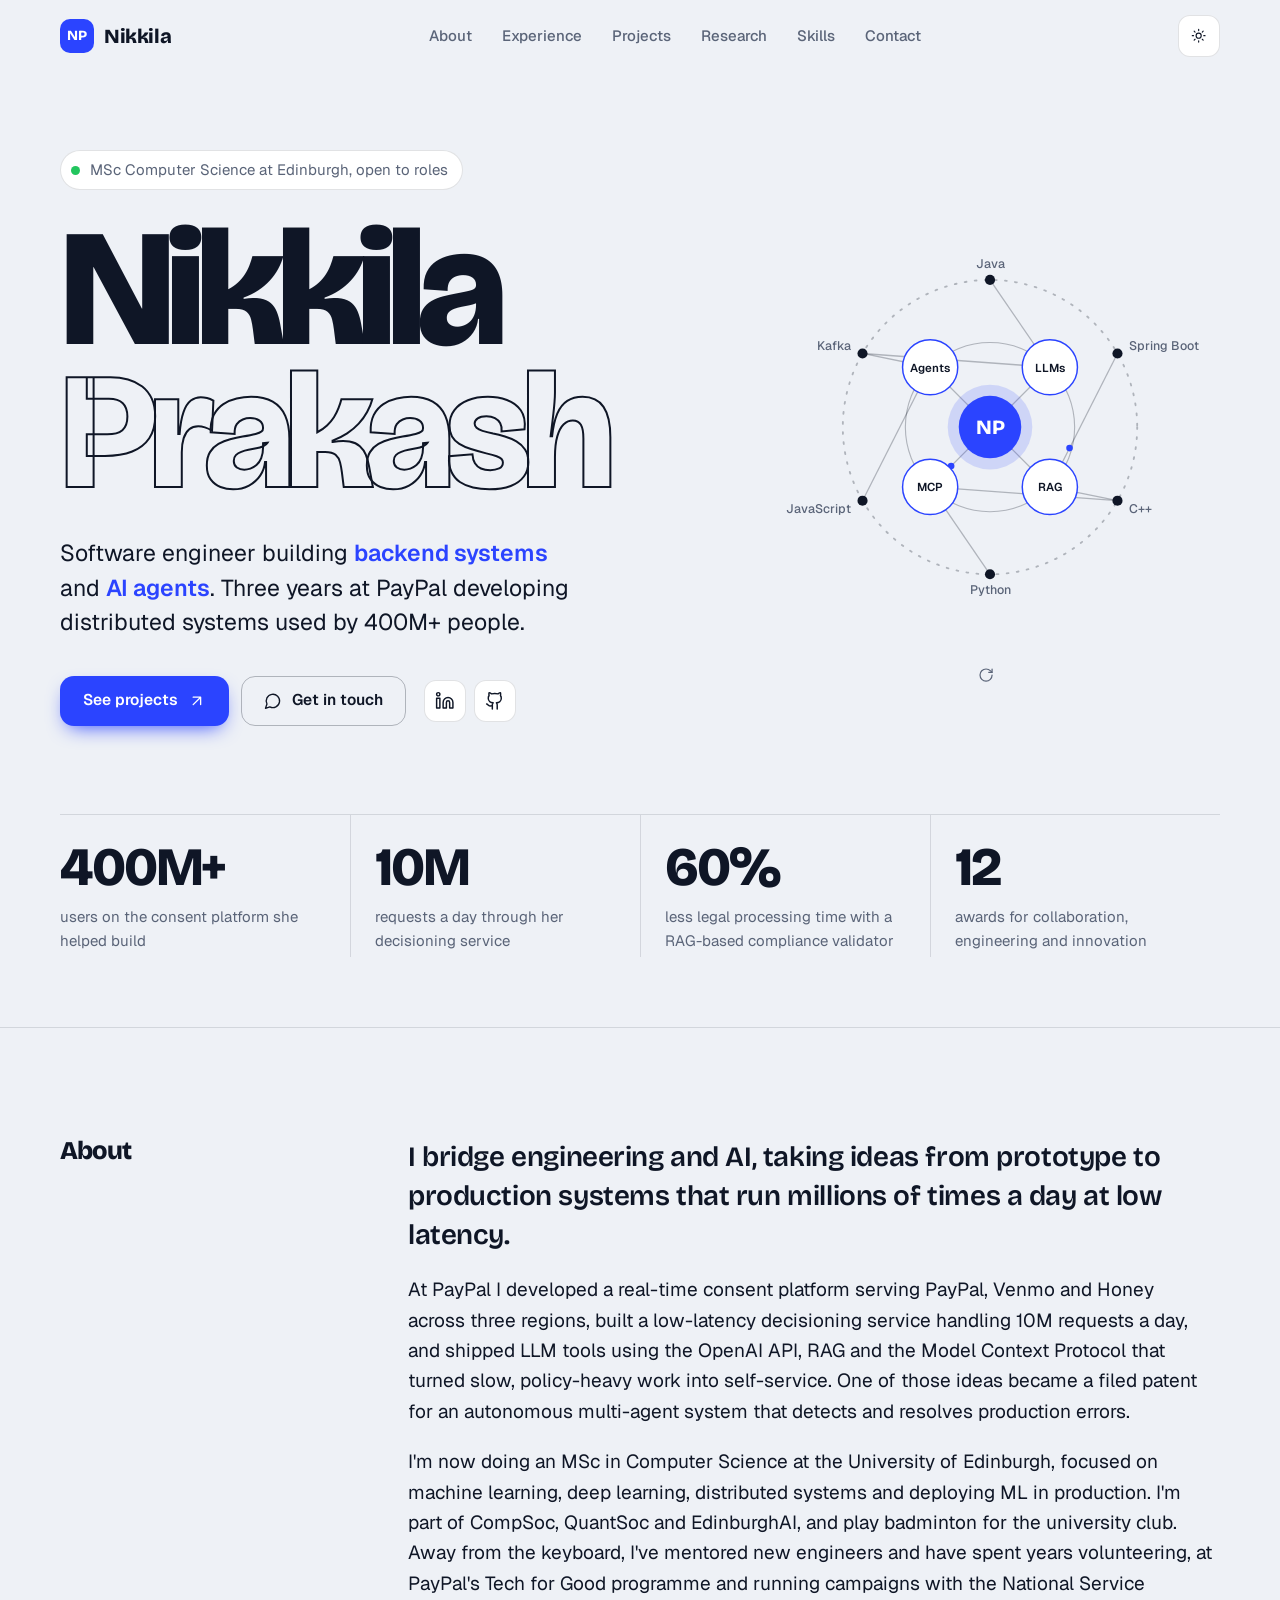
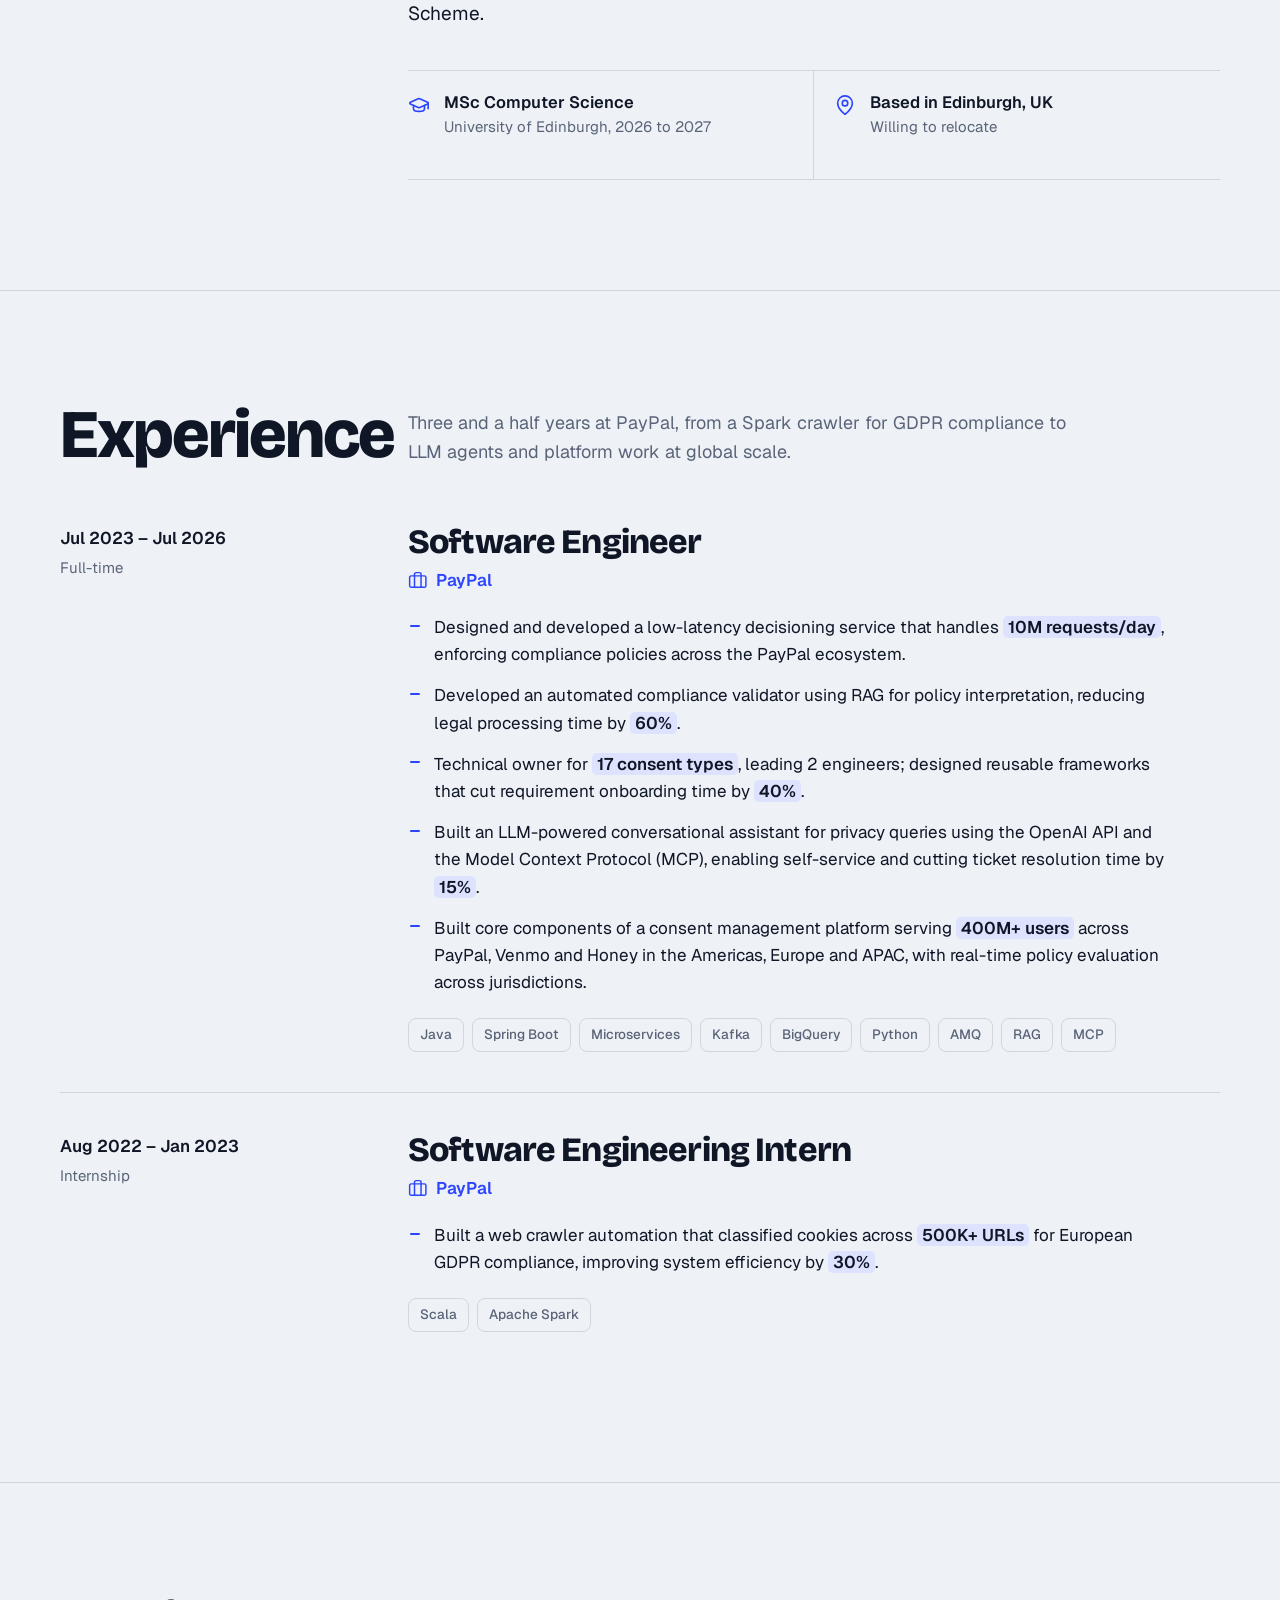
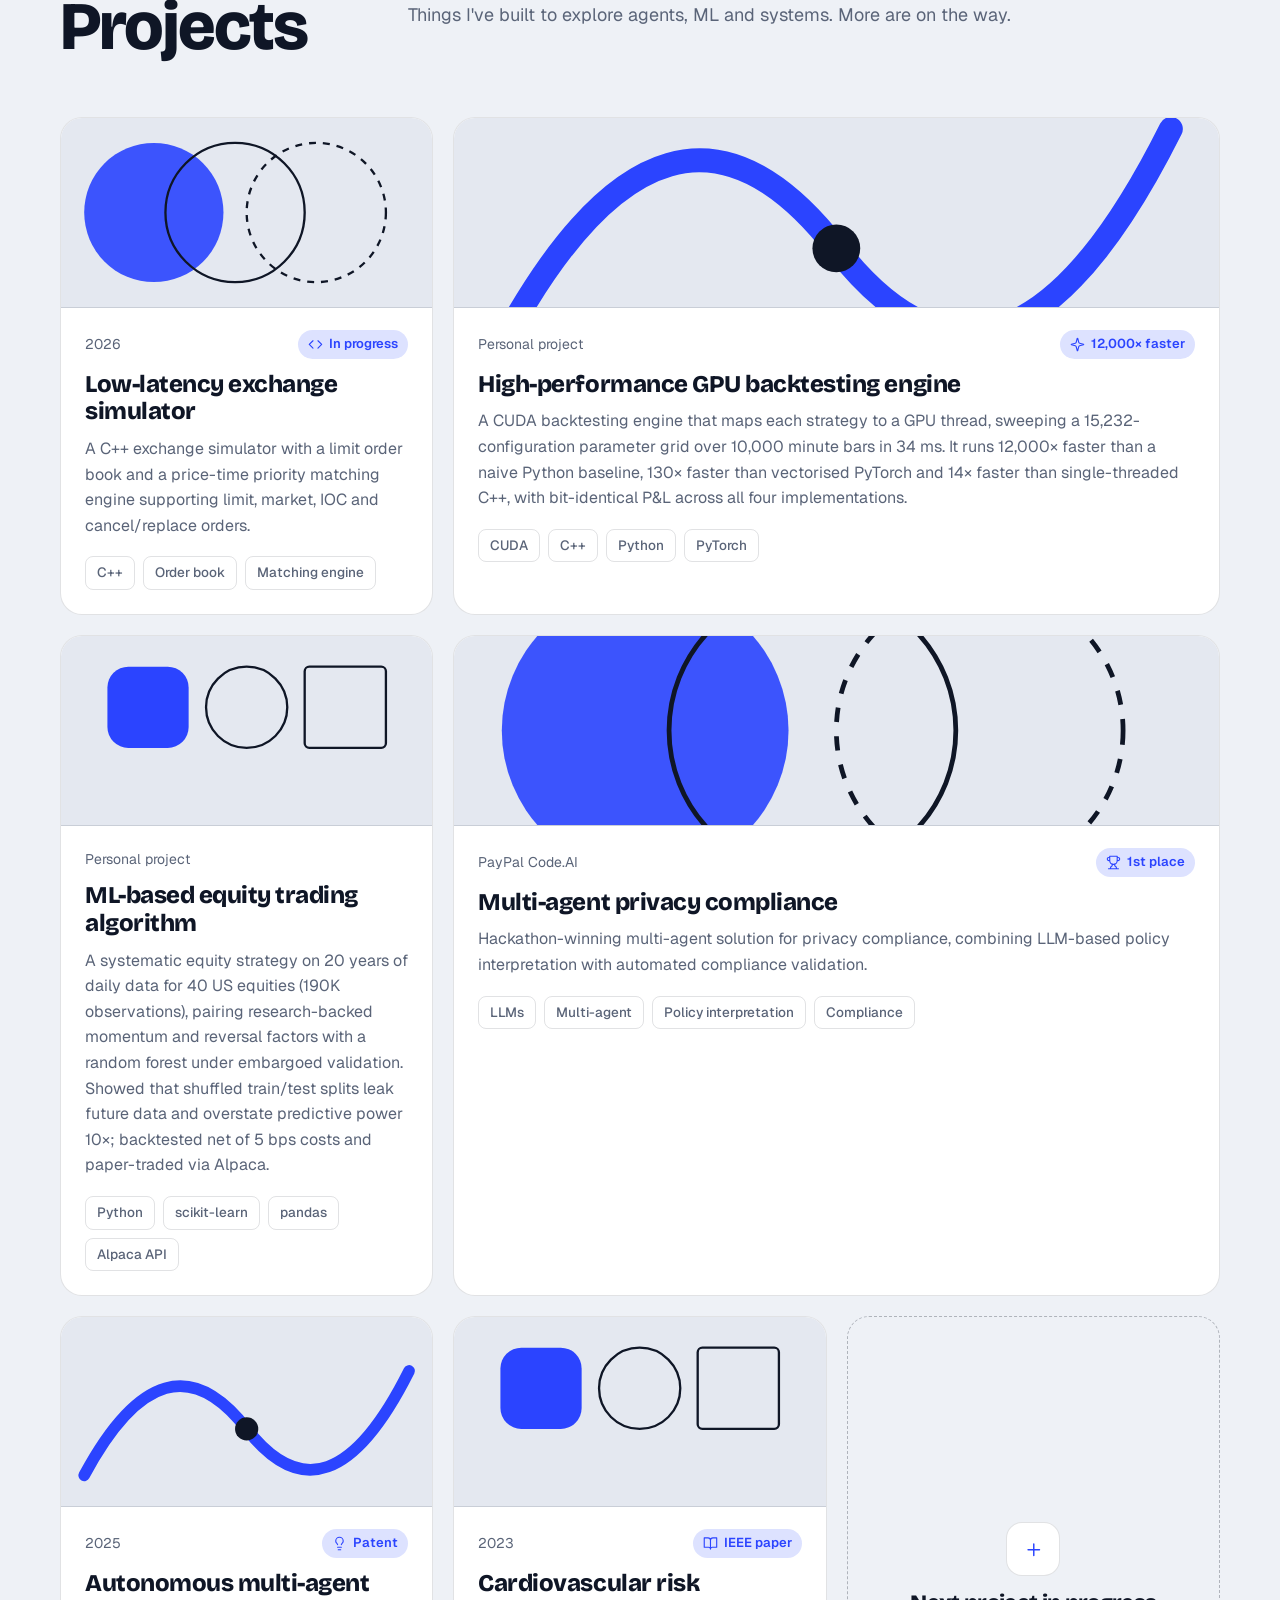
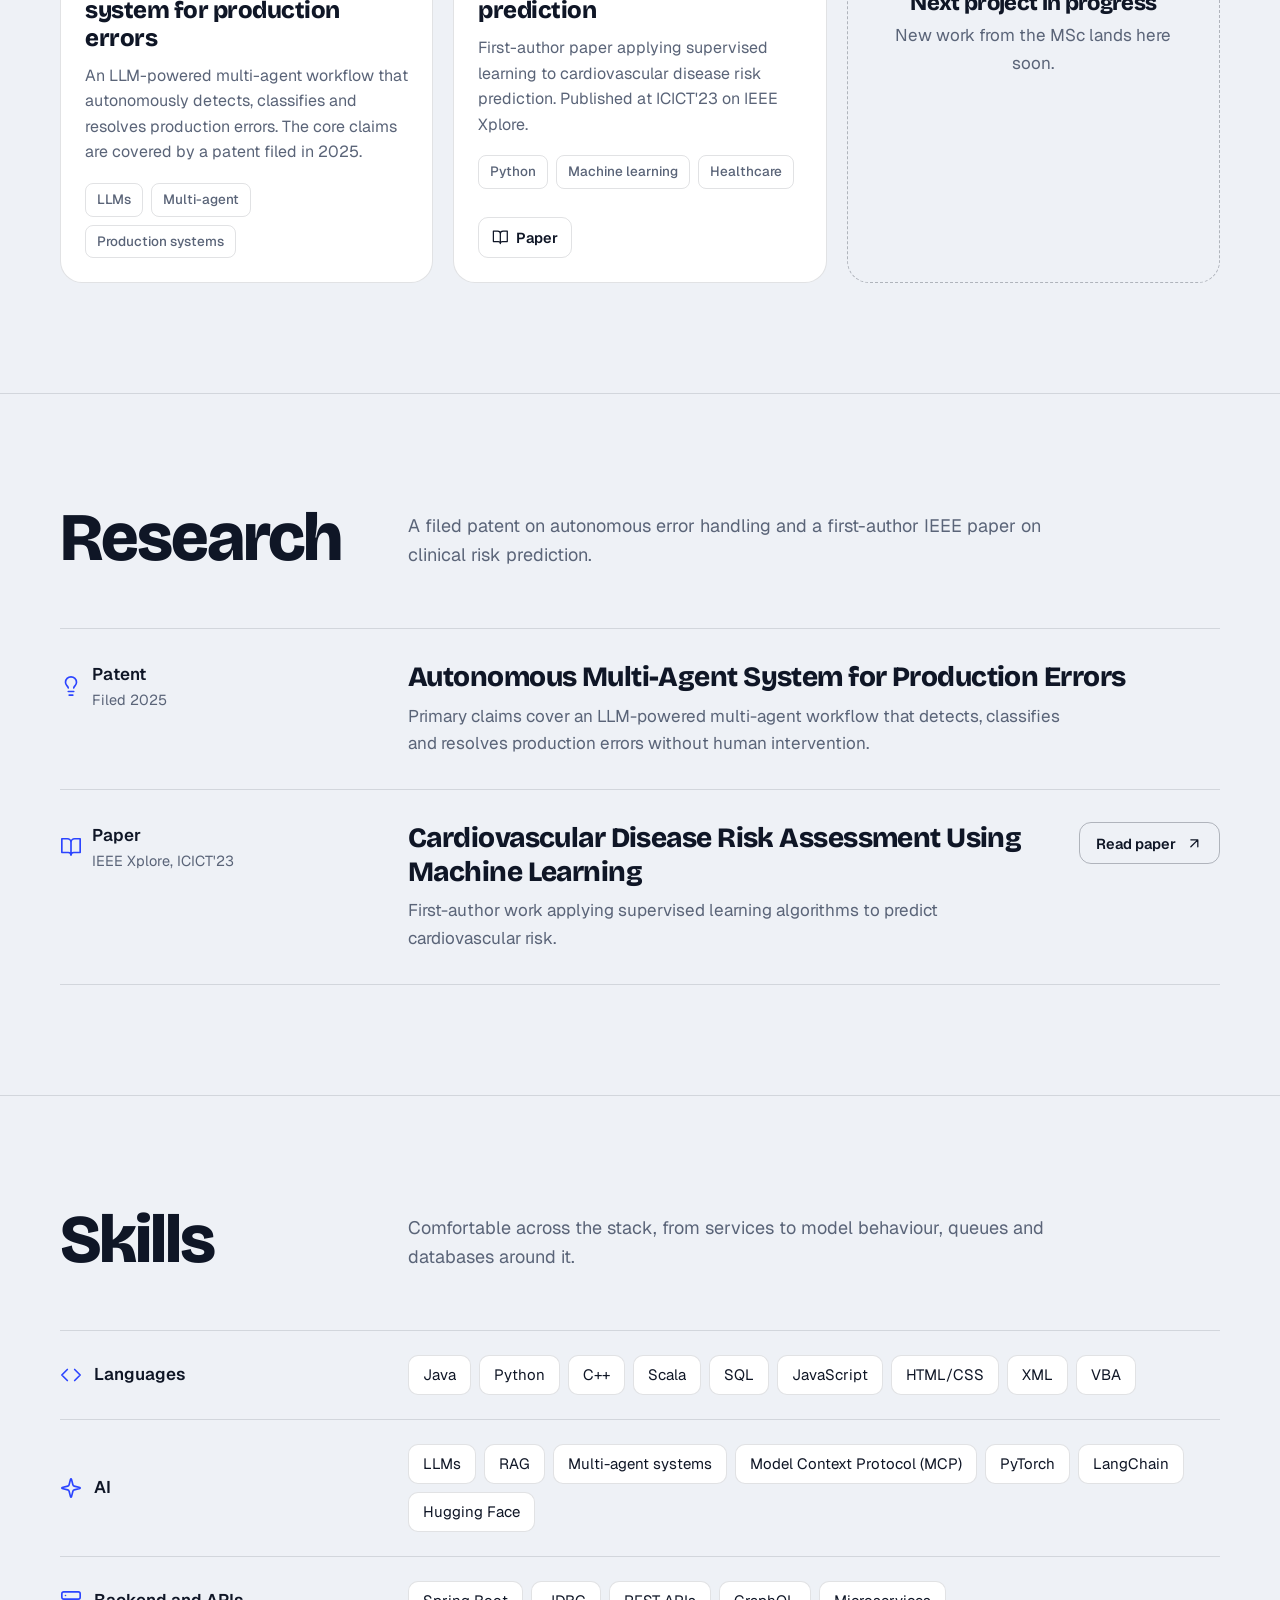
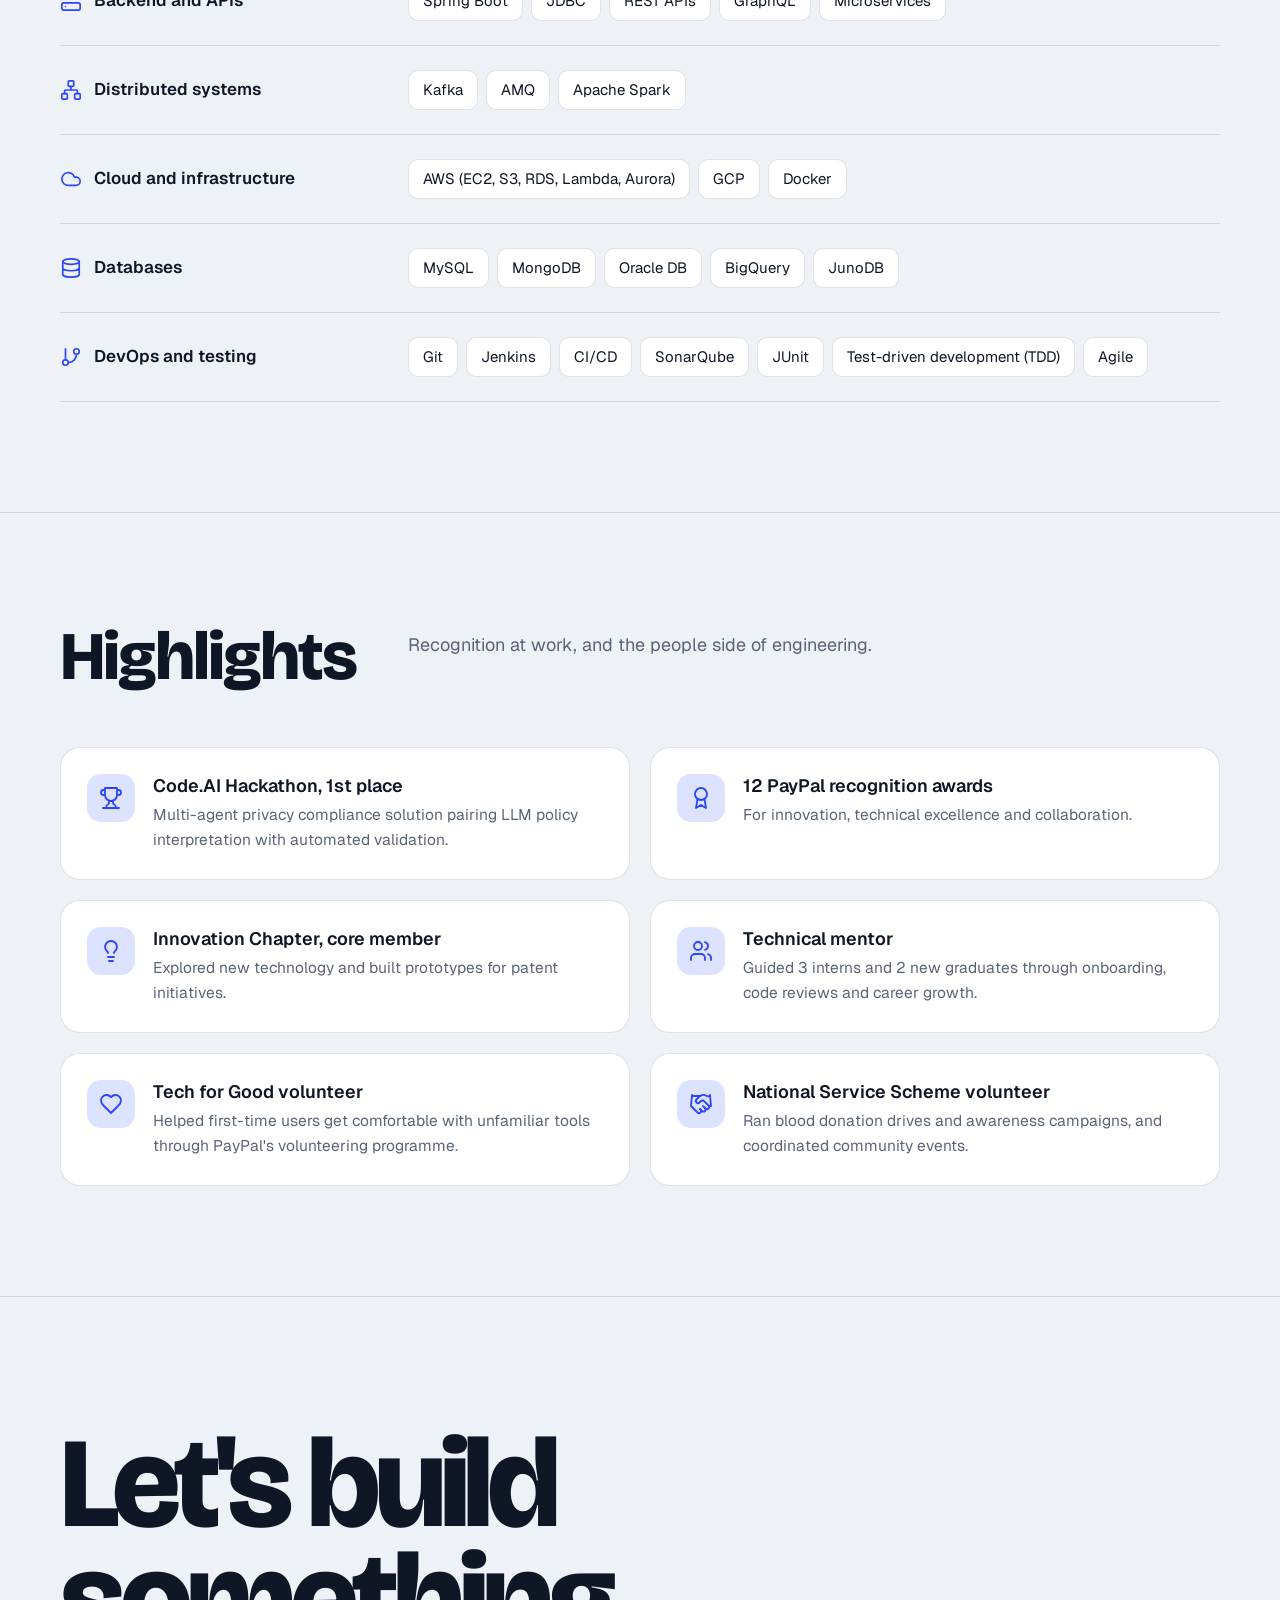
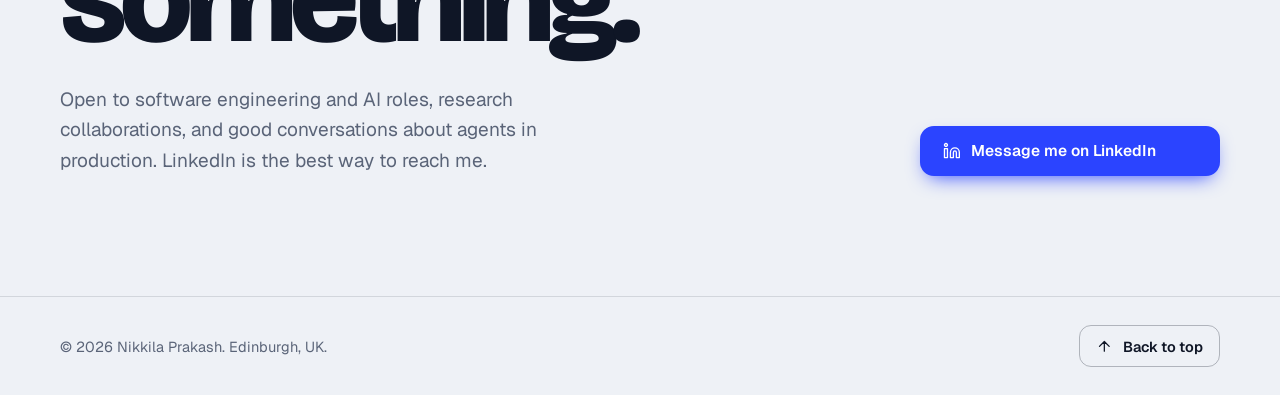
<file: index.html>
<!doctype html>
<html lang="en">
<head>
<meta charset="utf-8">
<meta name="viewport" content="width=device-width, initial-scale=1">
<title>Nikkila Prakash | Software Engineer</title>
<meta name="description" content="Nikkila Prakash, software engineer building backend and AI systems. Three years at PayPal, now an MSc Computer Science student at the University of Edinburgh.">
<meta name="theme-color" content="#EEF1F6">
<link rel="icon" href="data:image/svg+xml,<svg xmlns='http://www.w3.org/2000/svg' viewBox='0 0 64 64'><rect width='64' height='64' rx='16' fill='%232B44FF'/><text x='50%' y='54%' dominant-baseline='middle' text-anchor='middle' font-family='Arial' font-weight='700' font-size='28' fill='white'>NP</text></svg>">
<link rel="preconnect" href="https://fonts.googleapis.com">
<link rel="preconnect" href="https://fonts.gstatic.com" crossorigin>
<link href="https://fonts.googleapis.com/css2?family=Bricolage+Grotesque:opsz,wght@12..96,400;12..96,600;12..96,800&family=Geist:wght@400;500;600&display=swap" rel="stylesheet">
<script>
  // Set theme before paint to avoid a flash
  (function () {
    var saved = null;
    try { saved = localStorage.getItem('theme'); } catch (e) {}
    var dark = saved ? saved === 'dark' : window.matchMedia('(prefers-color-scheme: dark)').matches;
    document.documentElement.setAttribute('data-theme', dark ? 'dark' : 'light');
  })();
</script>
<style>
  :root, [data-theme="light"] {
    --bg: #EEF1F6;
    --surface: #FFFFFF;
    --surface-2: #E4E8F0;
    --ink: #0F1626;
    --muted: #5A6478;
    --line: rgba(15, 22, 38, .12);
    --line-strong: rgba(15, 22, 38, .28);
    --accent: #2B44FF;
    --accent-ink: #FFFFFF;
    --accent-soft: #DDE2FF;
    --knob: #FFB020;
    --shadow: 0 1px 2px rgba(15,22,38,.06), 0 12px 32px -12px rgba(15,22,38,.18);
    --nav-bg: rgba(238, 241, 246, .78);
  }
  [data-theme="dark"] {
    --bg: #0B1020;
    --surface: #121933;
    --surface-2: #19213F;
    --ink: #E7EBF5;
    --muted: #98A1B8;
    --line: rgba(231, 235, 245, .11);
    --line-strong: rgba(231, 235, 245, .3);
    --accent: #8C9DFF;
    --accent-ink: #0B1020;
    --accent-soft: rgba(140, 157, 255, .15);
    --knob: #E7EBF5;
    --shadow: 0 1px 2px rgba(0,0,0,.3), 0 16px 40px -16px rgba(0,0,0,.6);
    --nav-bg: rgba(11, 16, 32, .75);
  }

  * { box-sizing: border-box; margin: 0; padding: 0; }
  html { scroll-behavior: smooth; scroll-padding-top: 88px; }
  body {
    font-family: 'Geist', system-ui, -apple-system, sans-serif;
    font-size: 17px;
    line-height: 1.6;
    background: var(--bg);
    color: var(--ink);
    -webkit-font-smoothing: antialiased;
    transition: background-color .4s ease, color .4s ease;
    overflow-x: hidden;
  }
  a { color: inherit; text-decoration: none; }
  img { max-width: 100%; display: block; }
  .wrap { width: min(1160px, 100% - 40px); margin-inline: auto; }
  .icon { width: 1.15em; height: 1.15em; flex: none; stroke: currentColor; fill: none; stroke-width: 1.8; stroke-linecap: round; stroke-linejoin: round; }
  :focus-visible { outline: 2px solid var(--accent); outline-offset: 3px; border-radius: 6px; }
  .skip { position: absolute; left: -999px; top: 8px; background: var(--accent); color: var(--accent-ink); padding: 8px 14px; border-radius: 8px; z-index: 100; }
  .skip:focus { left: 12px; }

  h1, h2, h3 { font-family: 'Bricolage Grotesque', sans-serif; font-weight: 800; letter-spacing: -0.03em; line-height: 1; }

  /* ---------- Scroll progress ---------- */
  .progress { position: fixed; top: 0; left: 0; height: 3px; width: 100%; background: var(--accent); transform-origin: 0 50%; transform: scaleX(0); z-index: 60; }

  /* ---------- Nav ---------- */
  .nav { position: fixed; inset: 0 0 auto 0; z-index: 50; transition: background-color .3s, border-color .3s; border-bottom: 1px solid transparent; }
  .nav.scrolled { background: var(--nav-bg); backdrop-filter: blur(14px) saturate(150%); -webkit-backdrop-filter: blur(14px) saturate(150%); border-bottom-color: var(--line); }
  .nav-inner { display: flex; align-items: center; justify-content: space-between; height: 72px; gap: 16px; }
  .brand { font-family: 'Bricolage Grotesque', sans-serif; font-weight: 800; font-size: 20px; letter-spacing: -0.02em; display: inline-flex; align-items: center; gap: 10px; }
  .brand-mark { width: 34px; height: 34px; border-radius: 10px; background: var(--accent); color: var(--accent-ink); display: grid; place-items: center; font-size: 14px; transition: transform .35s cubic-bezier(.3,1.6,.5,1); }
  .brand:hover .brand-mark { transform: rotate(-8deg) scale(1.06); }
  .nav-links { display: flex; gap: 2px; list-style: none; position: relative; }
  .nav-links a { display: block; padding: 8px 14px; border-radius: 999px; font-size: 15px; color: var(--muted); font-weight: 500; transition: color .2s, background-color .2s; }
  .nav-links a:hover { color: var(--ink); background: var(--surface-2); }
  .nav-links a.active { color: var(--accent); }
  .nav-actions { display: flex; align-items: center; gap: 8px; }
  .icon-btn { width: 42px; height: 42px; border-radius: 12px; display: grid; place-items: center; border: 1px solid var(--line); background: var(--surface); color: var(--ink); cursor: pointer; transition: transform .2s, border-color .2s, background-color .2s, color .2s; }
  .icon-btn:hover { border-color: var(--accent); color: var(--accent); transform: translateY(-2px); }
  .theme-btn .icon { transition: transform .5s cubic-bezier(.3,1.4,.5,1); }
  .theme-btn:hover .icon { transform: rotate(40deg); }
  [data-theme="dark"] .i-sun, [data-theme="light"] .i-moon { display: none; }
  .menu-btn { display: none; }

  /* ---------- Buttons ---------- */
  .btn { display: inline-flex; align-items: center; gap: 10px; height: 50px; padding: 0 22px; border-radius: 14px; font-weight: 600; font-size: 15.5px; border: 1px solid transparent; cursor: pointer; transition: transform .2s, background-color .2s, color .2s, border-color .2s, box-shadow .2s; font-family: inherit; }
  .btn .icon { transition: transform .25s; }
  .btn-primary { background: var(--accent); color: var(--accent-ink); box-shadow: 0 8px 20px -8px var(--accent); }
  .btn-primary:hover { transform: translateY(-2px); box-shadow: 0 14px 28px -10px var(--accent); }
  .btn-primary:hover .icon { transform: translate(2px, -2px); }
  .btn-outline { border-color: var(--line-strong); color: var(--ink); background: transparent; }
  .btn-outline:hover { border-color: var(--ink); background: var(--surface); transform: translateY(-2px); }
  .btn-sm { height: 42px; padding: 0 16px; border-radius: 12px; font-size: 14.5px; }

  /* ---------- Hero ---------- */
  .hero { padding: 150px 0 70px; position: relative; }
  .hero-grid { display: grid; grid-template-columns: 1fr 460px; align-items: center; gap: 40px; }
  .status { display: inline-flex; align-items: center; gap: 10px; font-size: 15px; color: var(--muted); padding: 7px 14px 7px 10px; border: 1px solid var(--line); border-radius: 999px; background: var(--surface); }
  .dot { width: 9px; height: 9px; border-radius: 50%; background: #22C55E; box-shadow: 0 0 0 0 rgba(34,197,94,.6); animation: ping 2.4s infinite; }
  @keyframes ping { 0% { box-shadow: 0 0 0 0 rgba(34,197,94,.55); } 70%, 100% { box-shadow: 0 0 0 9px rgba(34,197,94,0); } }
  .hero h1 { font-size: clamp(64px, 13vw, 176px); letter-spacing: -0.055em; line-height: .86; margin: 28px 0 32px; font-variation-settings: "opsz" 96; }
  .hero h1 span { display: block; }
  .hero h1 .outline { color: transparent; -webkit-text-stroke: 2px var(--ink); }
  .hero-lead { font-size: clamp(19px, 2.1vw, 23px); line-height: 1.5; max-width: 34ch; color: var(--ink); }
  .hero-lead strong { color: var(--accent); font-weight: 600; }
  .hero-ctas { display: flex; flex-wrap: wrap; align-items: center; gap: 12px; margin-top: 36px; }
  .socials { display: flex; gap: 8px; margin-left: 6px; }

  /* Rotating stack graph */
  .graph-wrap { display: flex; flex-direction: column; align-items: center; gap: 6px; width: 100%; }
  .graph { width: 100%; aspect-ratio: 1; cursor: grab; touch-action: manipulation; -webkit-tap-highlight-color: transparent; -webkit-user-select: none; user-select: none; }
  .graph.spinning { cursor: grabbing; }
  .graph svg { width: 100%; height: 100%; overflow: visible; }
  .g-ring { fill: none; stroke: var(--line-strong); stroke-width: 1.2; }
  .g-ring.dash { stroke-dasharray: 2 9; stroke-linecap: round; stroke-width: 2; }
  .g-edge { stroke: var(--line-strong); stroke-width: 1.4; transition: stroke .25s, stroke-width .25s; }
  .g-edge.hot { stroke: var(--accent); stroke-width: 2.6; }
  .g-pulse { fill: var(--accent); }
  .g-halo { fill: var(--accent); opacity: .16; transform-origin: 0 0; animation: halo 3.2s ease-in-out infinite; }
  @keyframes halo { 50% { transform: scale(1.22); opacity: .05; } }
  .g-core { fill: var(--accent); }
  .g-core-text { fill: var(--accent-ink); font: 800 22px 'Bricolage Grotesque', sans-serif; text-anchor: middle; dominant-baseline: central; pointer-events: none; }
  .g-node { cursor: pointer; }
  .g-inner circle { fill: var(--surface); stroke: var(--accent); stroke-width: 1.6; transition: fill .25s; }
  .g-inner text { fill: var(--ink); font: 600 12.5px 'Geist', sans-serif; text-anchor: middle; dominant-baseline: central; pointer-events: none; transition: fill .25s; }
  .g-inner.hot circle { fill: var(--accent); }
  .g-inner.hot text { fill: var(--accent-ink); }
  .g-hit { fill: transparent; }
  .g-dot { fill: var(--ink); transition: fill .25s, r .25s; }
  .g-outer text { fill: var(--muted); font: 500 13.5px 'Geist', sans-serif; dominant-baseline: central; pointer-events: none; transition: fill .25s; }
  .g-outer.hot .g-dot { fill: var(--accent); r: 8px; }
  .g-outer.hot text { fill: var(--ink); }
  .graph-hint { display: inline-flex; align-items: center; gap: 8px; font-size: 14px; color: var(--muted); }
  .hint-touch { display: none; }
  @media (hover: none) { .hint-mouse { display: none; } .hint-touch { display: inline; } }

  /* Metrics row */
  .metrics { display: grid; grid-template-columns: repeat(4, 1fr); margin-top: 88px; border-top: 1px solid var(--line); }
  .metric { padding: 26px 24px 4px 0; }
  .metric + .metric { padding-left: 24px; border-left: 1px solid var(--line); }
  .metric-num { font-family: 'Bricolage Grotesque', sans-serif; font-weight: 800; font-size: clamp(36px, 4.4vw, 54px); letter-spacing: -0.04em; line-height: 1; }
  .metric p { color: var(--muted); font-size: 15px; margin-top: 10px; max-width: 24ch; }

  /* ---------- Sections ---------- */
  .section { padding: 110px 0; border-top: 1px solid var(--line); }
  .section-head { display: grid; grid-template-columns: 300px 1fr; gap: 48px; margin-bottom: 56px; align-items: start; }
  .section-head h2 { font-size: clamp(40px, 5.6vw, 68px); }
  .section-head p { color: var(--muted); max-width: 56ch; font-size: 18px; padding-top: 8px; }

  /* About */
  .about-grid { display: grid; grid-template-columns: 300px 1fr; gap: 48px; }
  .about-body p { font-size: 19px; max-width: 62ch; margin-bottom: 20px; }
  .about-body p:first-child { font-size: clamp(22px, 2.6vw, 28px); line-height: 1.4; font-family: 'Bricolage Grotesque', sans-serif; font-weight: 600; letter-spacing: -0.015em; }
  .facts { display: grid; grid-template-columns: repeat(2, 1fr); gap: 0; margin-top: 40px; border-top: 1px solid var(--line); }
  .fact { display: flex; gap: 14px; padding: 20px 16px 20px 0; border-bottom: 1px solid var(--line); }
  .fact:nth-child(odd) { border-right: 1px solid var(--line); }
  .fact:nth-child(even) { padding-left: 20px; }
  .fact .icon { color: var(--accent); margin-top: 3px; width: 22px; height: 22px; }
  .fact h3 { font-family: 'Geist', sans-serif; font-weight: 600; font-size: 16.5px; letter-spacing: 0; line-height: 1.35; }
  .fact p { color: var(--muted); font-size: 15px; margin-top: 2px; }

  /* Experience timeline */
  .timeline { list-style: none; }
  .job { display: grid; grid-template-columns: 300px 1fr; gap: 48px; padding: 40px 0; border-top: 1px solid var(--line); }
  .job:first-child { border-top: 0; padding-top: 0; }
  .job-when { font-size: 15px; color: var(--muted); }
  .job-when strong { display: block; color: var(--ink); font-size: 17px; font-weight: 600; margin-bottom: 4px; }
  .job h3 { font-size: clamp(26px, 3vw, 34px); letter-spacing: -0.025em; }
  .job .company { display: inline-flex; align-items: center; gap: 8px; color: var(--accent); font-weight: 600; margin: 8px 0 20px; }
  .job ul { list-style: none; display: grid; gap: 14px; }
  .job li { position: relative; padding-left: 26px; max-width: 70ch; }
  .job li::before { content: ""; position: absolute; left: 2px; top: .62em; width: 10px; height: 2px; background: var(--accent); border-radius: 2px; }
  .job li b { font-weight: 600; background: var(--accent-soft); padding: 0 5px; border-radius: 5px; }
  .tags { display: flex; flex-wrap: wrap; gap: 8px; margin-top: 22px; }
  .tag { font-size: 13.5px; font-weight: 500; padding: 5px 11px; border-radius: 8px; border: 1px solid var(--line); color: var(--muted); transition: color .2s, border-color .2s, background-color .2s; }
  .tag:hover { color: var(--accent); border-color: var(--accent); }

  /* Projects */
  .projects { display: grid; grid-template-columns: repeat(3, 1fr); gap: 20px; }
  .project { display: flex; flex-direction: column; background: var(--surface); border: 1px solid var(--line); border-radius: 22px; overflow: hidden; transition: transform .3s cubic-bezier(.3,1.3,.5,1), border-color .25s, box-shadow .3s; }
  .project:hover { transform: translateY(-6px); border-color: var(--accent); box-shadow: var(--shadow); }
  .project.featured { grid-column: span 2; }
  .project-visual { height: 190px; position: relative; overflow: hidden; background: var(--surface-2); border-bottom: 1px solid var(--line); }
  .project-visual img { width: 100%; height: 100%; object-fit: cover; transition: transform .5s; }
  .project:hover .project-visual img { transform: scale(1.04); }
  .project-art { position: absolute; inset: 0; display: grid; place-items: center; }
  .project-art svg { width: 100%; height: 100%; }
  .project-body { padding: 22px 24px 24px; display: flex; flex-direction: column; flex: 1; }
  .project-meta { display: flex; align-items: center; justify-content: space-between; gap: 10px; font-size: 14px; color: var(--muted); }
  .badge { display: inline-flex; align-items: center; gap: 6px; font-size: 13px; font-weight: 600; padding: 4px 10px; border-radius: 999px; background: var(--accent-soft); color: var(--accent); }
  .project h3 { font-size: 24px; margin: 12px 0 10px; letter-spacing: -0.02em; line-height: 1.15; }
  .project p { color: var(--muted); font-size: 16px; }
  .project .tags { margin-top: 18px; }
  .project-links { display: flex; gap: 8px; margin-top: auto; padding-top: 22px; }
  .project-links a { display: inline-flex; align-items: center; gap: 7px; font-size: 14.5px; font-weight: 600; padding: 8px 13px; border-radius: 10px; border: 1px solid var(--line); transition: border-color .2s, color .2s, background-color .2s; }
  .project-links a:hover { border-color: var(--accent); color: var(--accent); }
  .project-empty { border: 1.5px dashed var(--line-strong); border-radius: 22px; display: grid; place-items: center; text-align: center; padding: 40px 28px; color: var(--muted); min-height: 300px; }
  .project-empty .plus { width: 54px; height: 54px; border-radius: 16px; display: grid; place-items: center; margin: 0 auto 16px; background: var(--surface); border: 1px solid var(--line); color: var(--accent); transition: transform .4s cubic-bezier(.3,1.5,.5,1); }
  .project-empty:hover .plus { transform: rotate(90deg); }
  .project-empty h3 { color: var(--ink); font-size: 22px; margin-bottom: 8px; }

  /* Publications */
  .pubs { display: grid; gap: 0; }
  .pub { display: grid; grid-template-columns: 300px 1fr auto; gap: 48px; align-items: start; padding: 32px 0; border-top: 1px solid var(--line); }
  .pub:last-child { border-bottom: 1px solid var(--line); }
  .pub-kind { display: inline-flex; align-items: center; gap: 10px; font-weight: 600; }
  .pub-kind .icon { color: var(--accent); width: 22px; height: 22px; }
  .pub-kind small { display: block; color: var(--muted); font-weight: 400; font-size: 14.5px; }
  .pub h3 { font-size: clamp(22px, 2.4vw, 28px); letter-spacing: -0.02em; line-height: 1.2; margin-bottom: 8px; }
  .pub p { color: var(--muted); max-width: 60ch; }

  /* Skills */
  .skills { border-top: 1px solid var(--line); }
  .skill-row { display: grid; grid-template-columns: 300px 1fr; gap: 48px; padding: 24px 0; border-bottom: 1px solid var(--line); align-items: center; }
  .skill-row h3 { font-family: 'Geist', sans-serif; font-size: 17px; font-weight: 600; letter-spacing: 0; display: flex; align-items: center; gap: 12px; }
  .skill-row h3 .icon { color: var(--accent); width: 22px; height: 22px; }
  .chips { display: flex; flex-wrap: wrap; gap: 8px; }
  .chip { font-size: 15px; padding: 7px 14px; border-radius: 10px; background: var(--surface); border: 1px solid var(--line); transition: transform .2s, border-color .2s, color .2s; cursor: default; }
  .chip:hover { transform: translateY(-2px); border-color: var(--accent); color: var(--accent); }

  /* Highlights */
  .highlights { display: grid; grid-template-columns: repeat(2, 1fr); gap: 20px; }
  .hl { display: flex; gap: 18px; padding: 26px; border-radius: 20px; background: var(--surface); border: 1px solid var(--line); transition: border-color .25s, transform .25s; }
  .hl:hover { border-color: var(--accent); transform: translateY(-3px); }
  .hl-icon { width: 48px; height: 48px; border-radius: 14px; background: var(--accent-soft); color: var(--accent); display: grid; place-items: center; flex: none; transition: transform .35s cubic-bezier(.3,1.5,.5,1); }
  .hl:hover .hl-icon { transform: rotate(-8deg) scale(1.08); }
  .hl-icon .icon { width: 24px; height: 24px; }
  .hl h3 { font-family: 'Geist', sans-serif; font-weight: 600; font-size: 18px; letter-spacing: 0; line-height: 1.3; margin-bottom: 6px; }
  .hl p { color: var(--muted); font-size: 15.5px; }

  /* Contact */
  .contact { padding: 130px 0 120px; border-top: 1px solid var(--line); }
  .contact h2 { font-size: clamp(52px, 10vw, 136px); letter-spacing: -0.05em; line-height: .9; max-width: 11ch; }
  .contact-grid { display: grid; grid-template-columns: 1fr auto; gap: 48px; align-items: end; }
  .contact p { color: var(--muted); font-size: 19px; max-width: 44ch; margin-top: 28px; }
  .contact-actions { display: flex; flex-direction: column; gap: 12px; min-width: 300px; }

  footer { border-top: 1px solid var(--line); padding: 28px 0; font-size: 14.5px; color: var(--muted); }
  footer .wrap { display: flex; justify-content: space-between; align-items: center; gap: 16px; flex-wrap: wrap; }

  /* Hero entrance: the one orchestrated motion moment */
  .rise { opacity: 0; transform: translateY(24px); animation: rise .9s cubic-bezier(.2,.8,.2,1) forwards; }
  .rise:nth-child(2) { animation-delay: .08s; } .d2 { animation-delay: .16s; } .d3 { animation-delay: .26s; } .d4 { animation-delay: .36s; } .d5 { animation-delay: .5s; }
  @keyframes rise { to { opacity: 1; transform: none; } }

  /* ---------- Responsive ---------- */
  @media (max-width: 980px) {
    .section-head, .about-grid, .job, .skill-row { grid-template-columns: 1fr; gap: 16px; }
    .pub { grid-template-columns: 1fr; gap: 14px; }
    .projects { grid-template-columns: repeat(2, 1fr); }
    .metrics { grid-template-columns: repeat(2, 1fr); }
    .metric:nth-child(3) { border-left: 0; padding-left: 0; }
    .metric:nth-child(n+3) { border-top: 1px solid var(--line); margin-top: 20px; }
    .contact-grid { grid-template-columns: 1fr; }
  }
  @media (max-width: 860px) {
    .nav-links { display: none; position: absolute; top: 72px; left: 20px; right: 20px; flex-direction: column; background: var(--surface); border: 1px solid var(--line); border-radius: 18px; padding: 10px; box-shadow: var(--shadow); }
    .nav-links.open { display: flex; }
    .nav-links a { padding: 12px 14px; font-size: 16px; }
    .menu-btn { display: grid; }
    .menu-btn .i-x { display: none; }
    .menu-btn[aria-expanded="true"] .i-x { display: block; }
    .menu-btn[aria-expanded="true"] .i-menu { display: none; }
    .nav-actions .btn-sm { display: none; }
    .hero-grid { grid-template-columns: 1fr; }
    .graph-wrap { margin-top: 8px; }
    .graph { width: min(360px, 100%); }
  }
  @media (max-width: 640px) {
    body { font-size: 16px; }
    .wrap { width: calc(100% - 32px); }
    .hero { padding-top: 120px; }
    .hero h1 .outline { -webkit-text-stroke-width: 1.5px; }
    .projects, .highlights, .facts { grid-template-columns: 1fr; }
    .project.featured { grid-column: auto; }
    .fact:nth-child(odd) { border-right: 0; }
    .fact:nth-child(even) { padding-left: 0; }
    .section { padding: 80px 0; }
    .socials { margin-left: 0; }
    .contact-actions { min-width: 0; }
    .metric { padding-right: 12px; }
    .metric + .metric { padding-left: 12px; }
    .metric:nth-child(3) { padding-left: 0; }
  }
  @media (prefers-reduced-motion: reduce) {
    *, *::before, *::after { animation-duration: .01ms !important; animation-delay: 0s !important; transition-duration: .01ms !important; }
    html { scroll-behavior: auto; }
    .rise { opacity: 1; transform: none; }
  }
</style>
</head>
<body>
<a class="skip" href="#main">Skip to content</a>
<div class="progress" id="progress"></div>

<!-- ================= NAV ================= -->
<header class="nav" id="nav">
  <div class="wrap nav-inner">
    <a href="#top" class="brand" aria-label="Nikkila Prakash, back to top"><span class="brand-mark">NP</span>Nikkila</a>
    <ul class="nav-links" id="navLinks">
      <li><a href="#about">About</a></li>
      <li><a href="#experience">Experience</a></li>
      <li><a href="#projects">Projects</a></li>
      <li><a href="#research">Research</a></li>
      <li><a href="#skills">Skills</a></li>
      <li><a href="#contact">Contact</a></li>
    </ul>
    <div class="nav-actions">
      <!-- <a class="btn btn-outline btn-sm" href="resume.pdf" target="_blank" rel="noopener"><i data-icon="file"></i>Résumé</a> -->
      <button class="icon-btn theme-btn" data-theme-toggle aria-label="Switch colour theme">
        <i data-icon="sun" class="i-sun"></i><i data-icon="moon" class="i-moon"></i>
      </button>
      <button class="icon-btn menu-btn" id="menuBtn" aria-label="Open menu" aria-expanded="false" aria-controls="navLinks">
        <i data-icon="menu" class="i-menu"></i><i data-icon="x" class="i-x"></i>
      </button>
    </div>
  </div>
</header>

<main id="main">
<!-- ================= HERO ================= -->
<section class="hero" id="top">
  <div class="wrap">
    <div class="hero-grid">
      <div>
        <span class="status rise"><span class="dot"></span>MSc Computer Science at Edinburgh, open to roles</span>
        <h1 class="rise d2"><span>Nikkila</span><span class="outline">Prakash</span></h1>
        <p class="hero-lead rise d3">Software engineer building <strong>backend systems</strong> and <strong>AI agents</strong>. Three years at PayPal developing distributed systems used by 400M+ people.</p>
        <div class="hero-ctas rise d4">
          <a class="btn btn-primary" href="#projects">See projects<i data-icon="arrowUpRight"></i></a>
          <a class="btn btn-outline" href="#contact"><i data-icon="message"></i>Get in touch</a>
          <div class="socials">
            <a class="icon-btn" href="https://linkedin.com/in/nikkila-prakash" target="_blank" rel="noopener" aria-label="LinkedIn"><i data-icon="linkedin"></i></a>
            <!-- TODO: replace with Nikkila's GitHub URL -->
            <a class="icon-btn" href="https://github.com/nikkilaprakash" target="_blank" rel="noopener" aria-label="GitHub"><i data-icon="github"></i></a>
          </div>
        </div>
      </div>
      <div class="graph-wrap rise d5">
        <div class="graph" id="graph" role="img" aria-label="Diagram of the AI and backend tools Nikkila works with">
          <svg viewBox="-250 -250 500 500" id="graphSvg"></svg>
        </div>
        <span class="graph-hint"><i data-icon="rotate"></i><span class="hint-mouse"></span><span class="hint-touch">Tap to spin the stack</span></span>
      </div>
    </div>

    <div class="metrics">
      <div class="metric"><div class="metric-num" data-count="400" data-suffix="M+">400M+</div><p>users on the consent platform she helped build</p></div>
      <div class="metric"><div class="metric-num" data-count="10" data-suffix="M">10M</div><p>requests a day through her decisioning service</p></div>
      <div class="metric"><div class="metric-num" data-count="60" data-suffix="%">60%</div><p>less legal processing time with a RAG-based compliance validator</p></div>
      <div class="metric"><div class="metric-num" data-count="12" data-suffix="">12</div><p>awards for collaboration, engineering and innovation</p></div>
    </div>
  </div>
</section>

<!-- ================= ABOUT ================= -->
<section class="section" id="about">
  <div class="wrap about-grid">
    <h2>About</h2>
    <div class="about-body">
      <p>I bridge engineering and AI, taking ideas from prototype to production systems that run millions of times a day at low latency.</p>
      <p>At PayPal I developed a real-time consent platform serving PayPal, Venmo and Honey across three regions, built a low-latency decisioning service handling 10M requests a day, and shipped LLM tools using the OpenAI API, RAG and the Model Context Protocol that turned slow, policy-heavy work into self-service. One of those ideas became a filed patent for an autonomous multi-agent system that detects and resolves production errors.</p>
      <p>I'm now doing an MSc in Computer Science at the University of Edinburgh, focused on machine learning, deep learning, distributed systems and deploying ML in production. I'm part of CompSoc, QuantSoc and EdinburghAI, and play badminton for the university club. Away from the keyboard, I've mentored new engineers and have spent years volunteering, at PayPal's Tech for Good programme and running campaigns with the National Service Scheme.</p>

      <div class="facts">
        <div class="fact"><i data-icon="cap"></i><div><h3>MSc Computer Science</h3><p>University of Edinburgh, 2026 to 2027</p></div></div>
        <div class="fact"><i data-icon="pin"></i><div><h3>Based in Edinburgh, UK</h3><p>Willing to relocate</p></div></div>
      </div>
    </div>
  </div>
</section>

<!-- ================= EXPERIENCE ================= -->
<section class="section" id="experience">
  <div class="wrap">
    <div class="section-head">
      <h2>Experience</h2>
      <p>Three and a half years at PayPal, from a Spark crawler for GDPR compliance to LLM agents and platform work at global scale.</p>
    </div>
    <ol class="timeline">
      <li class="job">
        <div class="job-when"><strong>Jul 2023 – Jul 2026</strong>Full-time</div>
        <div>
          <h3>Software Engineer</h3>
          <div class="company"><i data-icon="briefcase"></i>PayPal</div>
          <ul>
            <li>Designed and developed a low-latency decisioning service that handles <b>10M requests/day</b>, enforcing compliance policies across the PayPal ecosystem.</li>
            <li>Developed an automated compliance validator using RAG for policy interpretation, reducing legal processing time by <b>60%</b>.</li>
            <li>Technical owner for <b>17 consent types</b>, leading 2 engineers; designed reusable frameworks that cut requirement onboarding time by <b>40%</b>.</li>
            <li>Built an LLM-powered conversational assistant for privacy queries using the OpenAI API and the Model Context Protocol (MCP), enabling self-service and cutting ticket resolution time by <b>15%</b>.</li>
            <li>Built core components of a consent management platform serving <b>400M+ users</b> across PayPal, Venmo and Honey in the Americas, Europe and APAC, with real-time policy evaluation across jurisdictions.</li>
          </ul>
          <div class="tags"><span class="tag">Java</span><span class="tag">Spring Boot</span><span class="tag">Microservices</span><span class="tag">Kafka</span><span class="tag">BigQuery</span><span class="tag">Python</span><span class="tag">AMQ</span><span class="tag">RAG</span><span class="tag">MCP</span></div>
        </div>
      </li>
      <li class="job">
        <div class="job-when"><strong>Aug 2022 – Jan 2023</strong>Internship</div>
        <div>
          <h3>Software Engineering Intern</h3>
          <div class="company"><i data-icon="briefcase"></i>PayPal</div>
          <ul>
            <li>Built a web crawler automation that classified cookies across <b>500K+ URLs</b> for European GDPR compliance, improving system efficiency by <b>30%</b>.</li>
          </ul>
          <div class="tags"><span class="tag">Scala</span><span class="tag">Apache Spark</span></div>
        </div>
      </li>
    </ol>
  </div>
</section>

<!-- ================= PROJECTS ================= -->
<section class="section" id="projects">
  <div class="wrap">
    <div class="section-head">
      <h2>Projects</h2>
      <p>Things I've built to explore agents, ML and systems. More are on the way.</p>
    </div>
    <!-- Cards are generated from the PROJECTS list in the script at the bottom of this file -->
    <div class="projects" id="projectGrid"></div>
  </div>
</section>

<!-- ================= RESEARCH ================= -->
<section class="section" id="research">
  <div class="wrap">
    <div class="section-head">
      <h2>Research</h2>
      <p>A filed patent on autonomous error handling and a first-author IEEE paper on clinical risk prediction.</p>
    </div>
    <div class="pubs">
      <article class="pub">
        <div class="pub-kind"><i data-icon="lightbulb"></i><div>Patent<small>Filed 2025</small></div></div>
        <div>
          <h3>Autonomous Multi-Agent System for Production Errors</h3>
          <p>Primary claims cover an LLM-powered multi-agent workflow that detects, classifies and resolves production errors without human intervention.</p>
        </div>
        <span></span>
      </article>
      <article class="pub">
        <div class="pub-kind"><i data-icon="book"></i><div>Paper<small>IEEE Xplore, ICICT'23</small></div></div>
        <div>
          <h3>Cardiovascular Disease Risk Assessment Using Machine Learning</h3>
          <p>First-author work applying supervised learning algorithms to predict cardiovascular risk.</p>
        </div>
        <a class="btn btn-outline btn-sm" href="https://ieeexplore.ieee.org/document/10133957" target="_blank" rel="noopener">Read paper<i data-icon="arrowUpRight"></i></a>
      </article>
    </div>
  </div>
</section>

<!-- ================= SKILLS ================= -->
<section class="section" id="skills">
  <div class="wrap">
    <div class="section-head">
      <h2>Skills</h2>
      <p>Comfortable across the stack, from services to model behaviour, queues and databases around it.</p>
    </div>
    <div class="skills">
      <div class="skill-row"><h3><i data-icon="code"></i>Languages</h3><div class="chips"><span class="chip">Java</span><span class="chip">Python</span><span class="chip">C++</span><span class="chip">Scala</span><span class="chip">SQL</span><span class="chip">JavaScript</span><span class="chip">HTML/CSS</span><span class="chip">XML</span><span class="chip">VBA</span></div></div>
      <div class="skill-row"><h3><i data-icon="sparkles"></i>AI</h3><div class="chips"><span class="chip">LLMs</span><span class="chip">RAG</span><span class="chip">Multi-agent systems</span><span class="chip">Model Context Protocol (MCP)</span><span class="chip">PyTorch</span><span class="chip">LangChain</span><span class="chip">Hugging Face</span></div></div>
      <div class="skill-row"><h3><i data-icon="server"></i>Backend and APIs</h3><div class="chips"><span class="chip">Spring Boot</span><span class="chip">JDBC</span><span class="chip">REST APIs</span><span class="chip">GraphQL</span><span class="chip">Microservices</span></div></div>
      <div class="skill-row"><h3><i data-icon="network"></i>Distributed systems</h3><div class="chips"><span class="chip">Kafka</span><span class="chip">AMQ</span><span class="chip">Apache Spark</span></div></div>
      <div class="skill-row"><h3><i data-icon="cloud"></i>Cloud and infrastructure</h3><div class="chips"><span class="chip">AWS (EC2, S3, RDS, Lambda, Aurora)</span><span class="chip">GCP</span><span class="chip">Docker</span></div></div>
      <div class="skill-row"><h3><i data-icon="database"></i>Databases</h3><div class="chips"><span class="chip">MySQL</span><span class="chip">MongoDB</span><span class="chip">Oracle DB</span><span class="chip">BigQuery</span><span class="chip">JunoDB</span></div></div>
      <div class="skill-row"><h3><i data-icon="branch"></i>DevOps and testing</h3><div class="chips"><span class="chip">Git</span><span class="chip">Jenkins</span><span class="chip">CI/CD</span><span class="chip">SonarQube</span><span class="chip">JUnit</span><span class="chip">Test-driven development (TDD)</span><span class="chip">Agile</span></div></div>
    </div>
  </div>
</section>

<!-- ================= HIGHLIGHTS ================= -->
<section class="section" id="highlights">
  <div class="wrap">
    <div class="section-head">
      <h2>Highlights</h2>
      <p>Recognition at work, and the people side of engineering.</p>
    </div>
    <div class="highlights">
      <div class="hl"><div class="hl-icon"><i data-icon="trophy"></i></div><div><h3>Code.AI Hackathon, 1st place</h3><p>Multi-agent privacy compliance solution pairing LLM policy interpretation with automated validation.</p></div></div>
      <div class="hl"><div class="hl-icon"><i data-icon="award"></i></div><div><h3>12 PayPal recognition awards</h3><p>For innovation, technical excellence and collaboration.</p></div></div>
      <div class="hl"><div class="hl-icon"><i data-icon="lightbulb"></i></div><div><h3>Innovation Chapter, core member</h3><p>Explored new technology and built prototypes for patent initiatives.</p></div></div>
      <div class="hl"><div class="hl-icon"><i data-icon="users"></i></div><div><h3>Technical mentor</h3><p>Guided 3 interns and 2 new graduates through onboarding, code reviews and career growth.</p></div></div>
      <div class="hl"><div class="hl-icon"><i data-icon="heart"></i></div><div><h3>Tech for Good volunteer</h3><p>Helped first-time users get comfortable with unfamiliar tools through PayPal's volunteering programme.</p></div></div>
      <div class="hl"><div class="hl-icon"><i data-icon="handshake"></i></div><div><h3>National Service Scheme volunteer</h3><p>Ran blood donation drives and awareness campaigns, and coordinated community events.</p></div></div>
    </div>
  </div>
</section>

<!-- ================= CONTACT ================= -->
<section class="contact" id="contact">
  <div class="wrap contact-grid">
    <div>
      <h2>Let's build something.</h2>
      <p>Open to software engineering and AI roles, research collaborations, and good conversations about agents in production. LinkedIn is the best way to reach me.</p>
    </div>
    <div class="contact-actions">
      <a class="btn btn-primary" href="https://linkedin.com/in/nikkila-prakash" target="_blank" rel="noopener"><i data-icon="linkedin"></i>Message me on LinkedIn</a>
      <!-- <a class="btn btn-outline" href="resume.pdf" target="_blank" rel="noopener"><i data-icon="file"></i>Download résumé</a> -->
    </div>
  </div>
</section>
</main>

<footer>
  <div class="wrap">
    <span>© <span id="year">2026</span> Nikkila Prakash. Edinburgh, UK.</span>
    <a href="#top" class="btn btn-outline btn-sm"><i data-icon="arrowUp"></i>Back to top</a>
  </div>
</footer>

<script>
/* =====================================================================
   PROJECTS: add new projects here. Each entry becomes a card.
   Fields:
     title       (required)
     description (required)
     year        e.g. "2026"
     badge       short label, e.g. "Patent" (optional)
     badgeIcon   icon for the badge: "trophy", "lightbulb", "book", "sparkles"
     tags        list of tech names
     image       path to a screenshot, e.g. "images/my-project.png" (optional;
                 if missing, a generated pattern is shown)
     links       { github: "...", live: "...", paper: "..." } (all optional)
     featured    true to make the card twice as wide (optional)
   ===================================================================== */
const PROJECTS = [
  {
    title: "Low-latency exchange simulator",
    description: "A C++ exchange simulator with a limit order book and a price-time priority matching engine supporting limit, market, IOC and cancel/replace orders.",
    year: "2026",
    badge: "In progress",
    badgeIcon: "code",
    tags: ["C++", "Order book", "Matching engine"],
    links: {}
  },
  {
    title: "High-performance GPU backtesting engine",
    description: "A CUDA backtesting engine that maps each strategy to a GPU thread, sweeping a 15,232-configuration parameter grid over 10,000 minute bars in 34 ms. It runs 12,000\u00d7 faster than a naive Python baseline, 130\u00d7 faster than vectorised PyTorch and 14\u00d7 faster than single-threaded C++, with bit-identical P&L across all four implementations.",
    year: "Personal project",
    badge: "12,000\u00d7 faster",
    badgeIcon: "sparkles",
    tags: ["CUDA", "C++", "Python", "PyTorch"],
    featured: true,
    links: {}
  },
  {
    title: "ML-based equity trading algorithm",
    description: "A systematic equity strategy on 20 years of daily data for 40 US equities (190K observations), pairing research-backed momentum and reversal factors with a random forest under embargoed validation. Showed that shuffled train/test splits leak future data and overstate predictive power 10\u00d7; backtested net of 5 bps costs and paper-traded via Alpaca.",
    year: "Personal project",
    tags: ["Python", "scikit-learn", "pandas", "Alpaca API"],
    links: {}
  },
  {
    title: "Multi-agent privacy compliance",
    description: "Hackathon-winning multi-agent solution for privacy compliance, combining LLM-based policy interpretation with automated compliance validation.",
    year: "PayPal Code.AI",
    badge: "1st place",
    badgeIcon: "trophy",
    tags: ["LLMs", "Multi-agent", "Policy interpretation", "Compliance"],
    featured: true,
    links: {}
  },
  {
    title: "Autonomous multi-agent system for production errors",
    description: "An LLM-powered multi-agent workflow that autonomously detects, classifies and resolves production errors. The core claims are covered by a patent filed in 2025.",
    year: "2025",
    badge: "Patent",
    badgeIcon: "lightbulb",
    tags: ["LLMs", "Multi-agent", "Production systems"],
    links: {}
  },
  {
    title: "Cardiovascular risk prediction",
    description: "First-author paper applying supervised learning to cardiovascular disease risk prediction. Published at ICICT'23 on IEEE Xplore.",
    year: "2023",
    badge: "IEEE paper",
    badgeIcon: "book",
    tags: ["Python", "Machine learning", "Healthcare"],
    links: { paper: "https://ieeexplore.ieee.org/document/10133957" }
  }
  // , { title: "Next project", description: "...", year: "2026", tags: ["..."], links: { github: "https://github.com/..." } }
];

/* ---------- Icons (Lucide, MIT) ---------- */
const ICONS = {
  sun: '<circle cx="12" cy="12" r="4"/><path d="M12 2v2M12 20v2M4.93 4.93l1.41 1.41M17.66 17.66l1.41 1.41M2 12h2M20 12h2M6.34 17.66l-1.41 1.41M19.07 4.93l-1.41 1.41"/>',
  moon: '<path d="M12 3a6 6 0 0 0 9 9 9 9 0 1 1-9-9Z"/>',
  menu: '<path d="M4 6h16M4 12h16M4 18h16"/>',
  x: '<path d="M18 6 6 18M6 6l12 12"/>',
  mail: '<rect x="2" y="4" width="20" height="16" rx="2"/><path d="m22 7-8.97 5.7a1.94 1.94 0 0 1-2.06 0L2 7"/>',
  linkedin: '<path d="M16 8a6 6 0 0 1 6 6v7h-4v-7a2 2 0 0 0-4 0v7h-4v-7a6 6 0 0 1 6-6z"/><rect x="2" y="9" width="4" height="12"/><circle cx="4" cy="4" r="2"/>',
  github: '<path d="M15 22v-4a4.8 4.8 0 0 0-1-3.5c3 0 6-2 6-5.5.08-1.25-.27-2.48-1-3.5.28-1.15.28-2.35 0-3.5 0 0-1 0-3 1.5-2.64-.5-5.36-.5-8 0C6 2 5 2 5 2c-.3 1.15-.3 2.35 0 3.5A5.4 5.4 0 0 0 4 9c0 3.5 3 5.5 6 5.5-.39.49-.68 1.05-.85 1.65S8.93 17.38 9 18v4"/><path d="M9 18c-4.51 2-5-2-7-2"/>',
  arrowUpRight: '<path d="M7 7h10v10M7 17 17 7"/>',
  arrowUp: '<path d="m5 12 7-7 7 7M12 19V5"/>',
  file: '<path d="M15 2H6a2 2 0 0 0-2 2v16a2 2 0 0 0 2 2h12a2 2 0 0 0 2-2V7Z"/><path d="M14 2v4a2 2 0 0 0 2 2h4M16 13H8M16 17H8M10 9H8"/>',
  rotate: '<path d="M21 12a9 9 0 1 1-9-9c2.52 0 4.93 1 6.74 2.74L21 8"/><path d="M21 3v5h-5"/>',
  message: '<path d="M7.9 20A9 9 0 1 0 4 16.1L2 22Z"/>',
  copy: '<rect x="8" y="8" width="14" height="14" rx="2"/><path d="M4 16c-1.1 0-2-.9-2-2V4c0-1.1.9-2 2-2h10c1.1 0 2 .9 2 2"/>',
  check: '<path d="M20 6 9 17l-5-5"/>',
  pin: '<path d="M20 10c0 5-5.54 10.19-7.4 11.8a1 1 0 0 1-1.2 0C9.54 20.19 4 15 4 10a8 8 0 0 1 16 0"/><circle cx="12" cy="10" r="3"/>',
  globe: '<circle cx="12" cy="12" r="10"/><path d="M12 2a14.5 14.5 0 0 0 0 20 14.5 14.5 0 0 0 0-20M2 12h20"/>',
  cap: '<path d="M21.42 10.92a1 1 0 0 0-.02-1.84L12.83 5.18a2 2 0 0 0-1.66 0L2.6 9.08a1 1 0 0 0 0 1.83l8.57 3.91a2 2 0 0 0 1.66 0z"/><path d="M22 10v6M6 12.5V16a6 3 0 0 0 12 0v-3.5"/>',
  briefcase: '<path d="M16 20V4a2 2 0 0 0-2-2h-4a2 2 0 0 0-2 2v16"/><rect x="2" y="6" width="20" height="14" rx="2"/>',
  lightbulb: '<path d="M15 14c.2-1 .7-1.7 1.5-2.5 1-.9 1.5-2.2 1.5-3.5A6 6 0 0 0 6 8c0 1 .2 2.2 1.5 3.5.7.7 1.3 1.5 1.5 2.5M9 18h6M10 22h4"/>',
  book: '<path d="M2 3h6a4 4 0 0 1 4 4v14a3 3 0 0 0-3-3H2zM22 3h-6a4 4 0 0 0-4 4v14a3 3 0 0 1 3-3h7z"/>',
  sparkles: '<path d="M9.94 15.5A2 2 0 0 0 8.5 14.06l-6.14-1.58a.5.5 0 0 1 0-.96L8.5 9.94A2 2 0 0 0 9.94 8.5l1.58-6.14a.5.5 0 0 1 .96 0l1.58 6.14a2 2 0 0 0 1.44 1.44l6.14 1.58a.5.5 0 0 1 0 .96l-6.14 1.58a2 2 0 0 0-1.44 1.44l-1.58 6.14a.5.5 0 0 1-.96 0z"/>',
  code: '<path d="m16 18 6-6-6-6M8 6l-6 6 6 6"/>',
  server: '<rect x="2" y="2" width="20" height="8" rx="2"/><rect x="2" y="14" width="20" height="8" rx="2"/><path d="M6 6h.01M6 18h.01"/>',
  network: '<rect x="16" y="16" width="6" height="6" rx="1"/><rect x="2" y="16" width="6" height="6" rx="1"/><rect x="9" y="2" width="6" height="6" rx="1"/><path d="M5 16v-3a1 1 0 0 1 1-1h12a1 1 0 0 1 1 1v3M12 12V8"/>',
  cloud: '<path d="M17.5 19H9a7 7 0 1 1 6.71-9h1.79a4.5 4.5 0 1 1 0 9Z"/>',
  database: '<ellipse cx="12" cy="5" rx="9" ry="3"/><path d="M3 5v14a9 3 0 0 0 18 0V5M3 12a9 3 0 0 0 18 0"/>',
  branch: '<path d="M6 3v12"/><circle cx="18" cy="6" r="3"/><circle cx="6" cy="18" r="3"/><path d="M18 9a9 9 0 0 1-9 9"/>',
  trophy: '<path d="M6 9H4.5a2.5 2.5 0 0 1 0-5H6M18 9h1.5a2.5 2.5 0 0 0 0-5H18M4 22h16M10 14.66V17c0 .55-.47.98-.97 1.21C7.85 18.75 7 20.24 7 22M14 14.66V17c0 .55.47.98.97 1.21C16.15 18.75 17 20.24 17 22M18 2H6v7a6 6 0 0 0 12 0V2Z"/>',
  award: '<circle cx="12" cy="8" r="6"/><path d="M15.48 12.89 17 22l-5-3-5 3 1.52-9.11"/>',
  users: '<path d="M16 21v-2a4 4 0 0 0-4-4H6a4 4 0 0 0-4 4v2"/><circle cx="9" cy="7" r="4"/><path d="M22 21v-2a4 4 0 0 0-3-3.87M16 3.13a4 4 0 0 1 0 7.75"/>',
  heart: '<path d="M19 14c1.49-1.46 3-3.21 3-5.5A5.5 5.5 0 0 0 16.5 3c-1.76 0-3 .5-4.5 2-1.5-1.5-2.74-2-4.5-2A5.5 5.5 0 0 0 2 8.5c0 2.3 1.5 4.05 3 5.5l7 7Z"/>',
  handshake: '<path d="m11 17 2 2a1 1 0 1 0 3-3"/><path d="m14 14 2.5 2.5a1 1 0 1 0 3-3l-3.88-3.88a3 3 0 0 0-4.24 0l-.88.88a1 1 0 1 1-3-3l2.81-2.81a5.79 5.79 0 0 1 7.06-.87l.47.28a2 2 0 0 0 1.42.25L21 4"/><path d="m21 3 1 11h-2M3 3 2 14l6.5 6.5a1 1 0 1 0 3-3M3 4h8"/>',
  plus: '<path d="M5 12h14M12 5v14"/>'
};
const icon = (name) => `<svg class="icon" viewBox="0 0 24 24" aria-hidden="true">${ICONS[name] || ''}</svg>`;

/* ---------- Render projects ---------- */
function projectArt(i) {
  // Simple generated pattern so cards without screenshots still look intentional
  const shapes = [
    '<circle cx="80" cy="95" r="60" fill="var(--accent)" opacity=".9"/><circle cx="150" cy="95" r="60" fill="none" stroke="var(--ink)" stroke-width="2"/><circle cx="220" cy="95" r="60" fill="none" stroke="var(--ink)" stroke-width="2" stroke-dasharray="6 6"/>',
    '<path d="M20 150 Q 90 20 160 110 T 300 60" fill="none" stroke="var(--accent)" stroke-width="10" stroke-linecap="round"/><circle cx="160" cy="110" r="10" fill="var(--ink)"/>',
    '<rect x="40" y="40" width="70" height="70" rx="18" fill="var(--accent)"/><rect x="125" y="40" width="70" height="70" rx="35" fill="none" stroke="var(--ink)" stroke-width="2"/><rect x="210" y="40" width="70" height="70" rx="4" fill="none" stroke="var(--ink)" stroke-width="2"/>'
  ];
  return `<div class="project-art"><svg viewBox="0 0 320 190" preserveAspectRatio="xMidYMid slice" aria-hidden="true">${shapes[i % shapes.length]}</svg></div>`;
}
function renderProjects() {
  const grid = document.getElementById('projectGrid');
  const labels = { github: ['github', 'Code'], live: ['arrowUpRight', 'Live'], paper: ['book', 'Paper'] };
  const cards = PROJECTS.map((p, i) => {
    const links = Object.entries(p.links || {}).filter(([, url]) => url).map(([k, url]) =>
      `<a href="${url}" target="_blank" rel="noopener">${icon(labels[k] ? labels[k][0] : 'arrowUpRight')}${labels[k] ? labels[k][1] : k}</a>`).join('');
    return `<article class="project${p.featured ? ' featured' : ''}">
      <div class="project-visual">${p.image ? `<img src="${p.image}" alt="${p.title} screenshot" loading="lazy">` : projectArt(i)}</div>
      <div class="project-body">
        <div class="project-meta"><span>${p.year || ''}</span>${p.badge ? `<span class="badge">${icon(p.badgeIcon || 'sparkles')}${p.badge}</span>` : ''}</div>
        <h3>${p.title}</h3>
        <p>${p.description}</p>
        <div class="tags">${(p.tags || []).map(t => `<span class="tag">${t}</span>`).join('')}</div>
        ${links ? `<div class="project-links">${links}</div>` : ''}
      </div>
    </article>`;
  });
  cards.push(`<div class="project-empty"><div><div class="plus">${icon('plus')}</div><h3>Next project in progress</h3><p>New work from the MSc lands here soon.</p></div></div>`);
  grid.innerHTML = cards.join('');
}
renderProjects();

/* ---------- Swap <i data-icon> placeholders for SVGs ---------- */
document.querySelectorAll('i[data-icon]').forEach(el => {
  const wrap = document.createElement('span');
  wrap.innerHTML = icon(el.dataset.icon);
  const svg = wrap.firstChild;
  if (el.className) svg.classList.add(...el.className.split(' '));
  el.replaceWith(svg);
});

/* ---------- Theme ---------- */
const root = document.documentElement;
function syncTheme() {
  const dark = root.getAttribute('data-theme') === 'dark';
  document.querySelector('meta[name="theme-color"]').setAttribute('content', dark ? '#0B1020' : '#EEF1F6');
}
document.querySelectorAll('[data-theme-toggle]').forEach(btn => btn.addEventListener('click', () => {
  const next = root.getAttribute('data-theme') === 'dark' ? 'light' : 'dark';
  root.setAttribute('data-theme', next);
  try { localStorage.setItem('theme', next); } catch (e) {}
  syncTheme();
}));
syncTheme();

/* ---------- Mobile menu ---------- */
const menuBtn = document.getElementById('menuBtn');
const navLinks = document.getElementById('navLinks');
menuBtn.addEventListener('click', () => {
  const open = navLinks.classList.toggle('open');
  menuBtn.setAttribute('aria-expanded', String(open));
});
navLinks.querySelectorAll('a').forEach(a => a.addEventListener('click', () => {
  navLinks.classList.remove('open');
  menuBtn.setAttribute('aria-expanded', 'false');
}));

/* ---------- Nav background, scroll progress ---------- */
const nav = document.getElementById('nav');
const progress = document.getElementById('progress');
function onScroll() {
  nav.classList.toggle('scrolled', window.scrollY > 12);
  const max = document.documentElement.scrollHeight - window.innerHeight;
  progress.style.transform = `scaleX(${max > 0 ? window.scrollY / max : 0})`;
}
window.addEventListener('scroll', onScroll, { passive: true });
onScroll();

/* ---------- Active section in nav ---------- */
const linkFor = {};
navLinks.querySelectorAll('a').forEach(a => linkFor[a.getAttribute('href').slice(1)] = a);
const spy = new IntersectionObserver(entries => {
  entries.forEach(e => {
    if (!e.isIntersecting) return;
    Object.values(linkFor).forEach(a => a.classList.remove('active'));
    const id = e.target.id === 'highlights' ? 'skills' : e.target.id;
    if (linkFor[id]) linkFor[id].classList.add('active');
  });
}, { rootMargin: '-45% 0px -50% 0px' });
document.querySelectorAll('main section[id]').forEach(s => spy.observe(s));

/* ---------- Count-up metrics (once, on first view) ---------- */
const reduce = window.matchMedia('(prefers-reduced-motion: reduce)').matches;
const counters = new IntersectionObserver(entries => {
  entries.forEach(e => {
    if (!e.isIntersecting) return;
    counters.unobserve(e.target);
    if (reduce) return;
    const el = e.target, end = +el.dataset.count, suffix = el.dataset.suffix || '';
    const start = performance.now(), dur = 1200;
    (function tick(now) {
      const t = Math.min(1, (now - start) / dur);
      el.textContent = Math.round(end * (1 - Math.pow(1 - t, 3))) + suffix;
      if (t < 1) requestAnimationFrame(tick);
    })(start);
  });
}, { threshold: .6 });
document.querySelectorAll('[data-count]').forEach(el => counters.observe(el));


/* ---------- Rotating stack graph ---------- */
(function () {
  const box = document.getElementById('graph'), svg = document.getElementById('graphSvg');
  if (!svg) return;
  const NS = 'http://www.w3.org/2000/svg';
  const mk = (tag, attrs, parent) => { const el = document.createElementNS(NS, tag); for (const k in attrs) el.setAttribute(k, attrs[k]); (parent || svg).appendChild(el); return el; };

  const INNER = ['LLMs', 'RAG', 'MCP', 'Agents'];
  const OUTER = ['Java', 'Spring Boot', 'C++', 'Python', 'JavaScript', 'Kafka'];
  const LINKS = [[0, 0], [0, 5], [1, 1], [1, 2], [2, 2], [2, 3], [3, 4], [3, 5]]; // [inner, outer]
  const R1 = 92, R2 = 160;

  const ring1 = mk('circle', { r: R1, class: 'g-ring' });
  const ring2 = mk('circle', { r: R2, class: 'g-ring dash' });
  const edgeLayer = mk('g', {}), pulseLayer = mk('g', {}), nodeLayer = mk('g', {});
  const coreEdges = INNER.map(() => mk('line', { class: 'g-edge' }, edgeLayer));
  const linkEdges = LINKS.map(() => mk('line', { class: 'g-edge' }, edgeLayer));
  mk('circle', { r: 46, class: 'g-halo' }, nodeLayer);
  mk('circle', { r: 34, class: 'g-core' }, nodeLayer);
  mk('text', { class: 'g-core-text' }, nodeLayer).textContent = 'NP';
  const inner = INNER.map(label => { const g = mk('g', { class: 'g-node g-inner' }, nodeLayer); mk('circle', { r: 30 }, g); mk('text', {}, g).textContent = label; return g; });
  const outer = OUTER.map(label => { const g = mk('g', { class: 'g-node g-outer' }, nodeLayer); mk('circle', { r: 18, class: 'g-hit' }, g); mk('circle', { r: 5.5, class: 'g-dot' }, g); const t = mk('text', {}, g); t.textContent = label; return { g, t }; });

  // Highlight a node and everything connected to it
  function hot(on, innerIdx, outerIdx) {
    const f = el => el.classList.toggle('hot', on);
    if (innerIdx != null) { f(inner[innerIdx]); f(coreEdges[innerIdx]); LINKS.forEach(([a, b], k) => { if (a === innerIdx) { f(linkEdges[k]); f(outer[b].g); } }); }
    if (outerIdx != null) { f(outer[outerIdx].g); LINKS.forEach(([a, b], k) => { if (b === outerIdx) { f(linkEdges[k]); f(inner[a]); f(coreEdges[a]); } }); }
  }
  inner.forEach((g, i) => { g.addEventListener('pointerenter', () => hot(true, i)); g.addEventListener('pointerleave', () => hot(false, i)); });
  outer.forEach(({ g }, j) => { g.addEventListener('pointerenter', () => hot(true, null, j)); g.addEventListener('pointerleave', () => hot(false, null, j)); });

  const reduce = window.matchMedia('(prefers-reduced-motion: reduce)').matches;
  if (reduce) document.querySelector('.graph-hint').style.display = 'none';
  const SPIN = 1.5;
  let a1 = 0, a2 = 0, v = 0, target = 0, last = performance.now(), visible = true, spawn = 0;
  const pulses = [];

  // Mouse: spin while hovering
  box.addEventListener('pointerenter', e => { if (e.pointerType === 'mouse') target = SPIN; });
  box.addEventListener('pointerleave', e => { if (e.pointerType === 'mouse') target = 0; });

  // Touch and pen: a tap toggles the spin. Taps are detected from pointerdown/pointerup,
  // because some mobile browsers (notably iOS Safari) report taps as "mouse" on the click event.
  const touchHint = document.querySelector('.hint-touch');
  function setSpin(on) {
    target = on ? SPIN : 0;
    if (touchHint) touchHint.textContent = on ? 'Tap to stop' : 'Tap to spin the stack';
  }
  let down = null;
  box.addEventListener('pointerdown', e => {
    if (e.pointerType !== 'mouse') down = { x: e.clientX, y: e.clientY, t: performance.now() };
  });
  box.addEventListener('pointerup', e => {
    if (e.pointerType === 'mouse' || !down) return;
    const moved = Math.hypot(e.clientX - down.x, e.clientY - down.y);
    const quick = performance.now() - down.t < 600;
    down = null;
    if (moved < 12 && quick) setSpin(target === 0);   // ignore swipes and long presses
  });
  box.addEventListener('pointercancel', () => { down = null; });   // fired when the touch becomes a scroll

  const pos = (i, n, R, a) => { const th = a + i * 2 * Math.PI / n - Math.PI / 2; return [R * Math.cos(th), R * Math.sin(th)]; };
  const line = (l, x1, y1, x2, y2) => { l.setAttribute('x1', x1); l.setAttribute('y1', y1); l.setAttribute('x2', x2); l.setAttribute('y2', y2); };

  function draw(now) {
    const dt = Math.min(0.05, (now - last) / 1000); last = now;
    if (!reduce) {
      v += (target - v) * Math.min(1, dt * 2.5);           // ease in on hover, glide to a stop after
      if (target === 0 && v < 0.01) v = 0;                 // settle fully instead of drifting forever
      a1 -= v * 1.15 * dt; a2 += v * 0.6 * dt;             // rings counter-rotate, so the edges stretch
    }
    box.classList.toggle('spinning', v > 0.05);
    const P1 = INNER.map((_, i) => pos(i, INNER.length, R1, a1 + Math.PI / 4));
    const P2 = OUTER.map((_, i) => pos(i, OUTER.length, R2, a2));
    ring2.setAttribute('transform', `rotate(${a2 * 180 / Math.PI})`);
    inner.forEach((g, i) => g.setAttribute('transform', `translate(${P1[i][0].toFixed(2)},${P1[i][1].toFixed(2)})`));
    outer.forEach(({ g, t }, i) => {
      const [x, y] = P2[i], ux = x / R2, uy = y / R2;
      g.setAttribute('transform', `translate(${x.toFixed(2)},${y.toFixed(2)})`);
      t.setAttribute('x', (ux * 15).toFixed(2)); t.setAttribute('y', (uy * 17).toFixed(2));
      t.setAttribute('text-anchor', ux > 0.3 ? 'start' : ux < -0.3 ? 'end' : 'middle');
    });
    coreEdges.forEach((l, i) => line(l, 0, 0, P1[i][0], P1[i][1]));
    LINKS.forEach(([a, b], k) => line(linkEdges[k], P1[a][0], P1[a][1], P2[b][0], P2[b][1]));

    // Data pulses travel core -> inner node -> outer node, faster while spinning
    if (!reduce) {
      spawn -= dt;
      if (spawn <= 0) { spawn = 0.55 - Math.min(0.3, v * 0.2); pulses.push({ k: Math.floor(Math.random() * LINKS.length), t: 0, el: mk('circle', { r: 3.6, class: 'g-pulse' }, pulseLayer) }); }
      for (let i = pulses.length - 1; i >= 0; i--) {
        const p = pulses[i]; p.t += dt * (1.1 + v * 0.6);
        const [a, b] = LINKS[p.k];
        let x, y;
        if (p.t < 1) { x = P1[a][0] * p.t; y = P1[a][1] * p.t; }
        else { const u = Math.min(1, p.t - 1); x = P1[a][0] + (P2[b][0] - P1[a][0]) * u; y = P1[a][1] + (P2[b][1] - P1[a][1]) * u; }
        p.el.setAttribute('cx', x.toFixed(2)); p.el.setAttribute('cy', y.toFixed(2));
        p.el.setAttribute('opacity', p.t > 1.7 ? Math.max(0, (2 - p.t) / 0.3).toFixed(2) : 1);
        if (p.t >= 2) { p.el.remove(); pulses.splice(i, 1); }
      }
    }
    if (visible && !reduce) requestAnimationFrame(draw);
  }
  new IntersectionObserver(([e]) => {
    const was = visible; visible = e.isIntersecting;
    if (visible && !was) { last = performance.now(); requestAnimationFrame(draw); }
  }).observe(box);
  requestAnimationFrame(draw);
})();

document.getElementById('year').textContent = new Date().getFullYear();
</script>
</body>
</html>
</file>
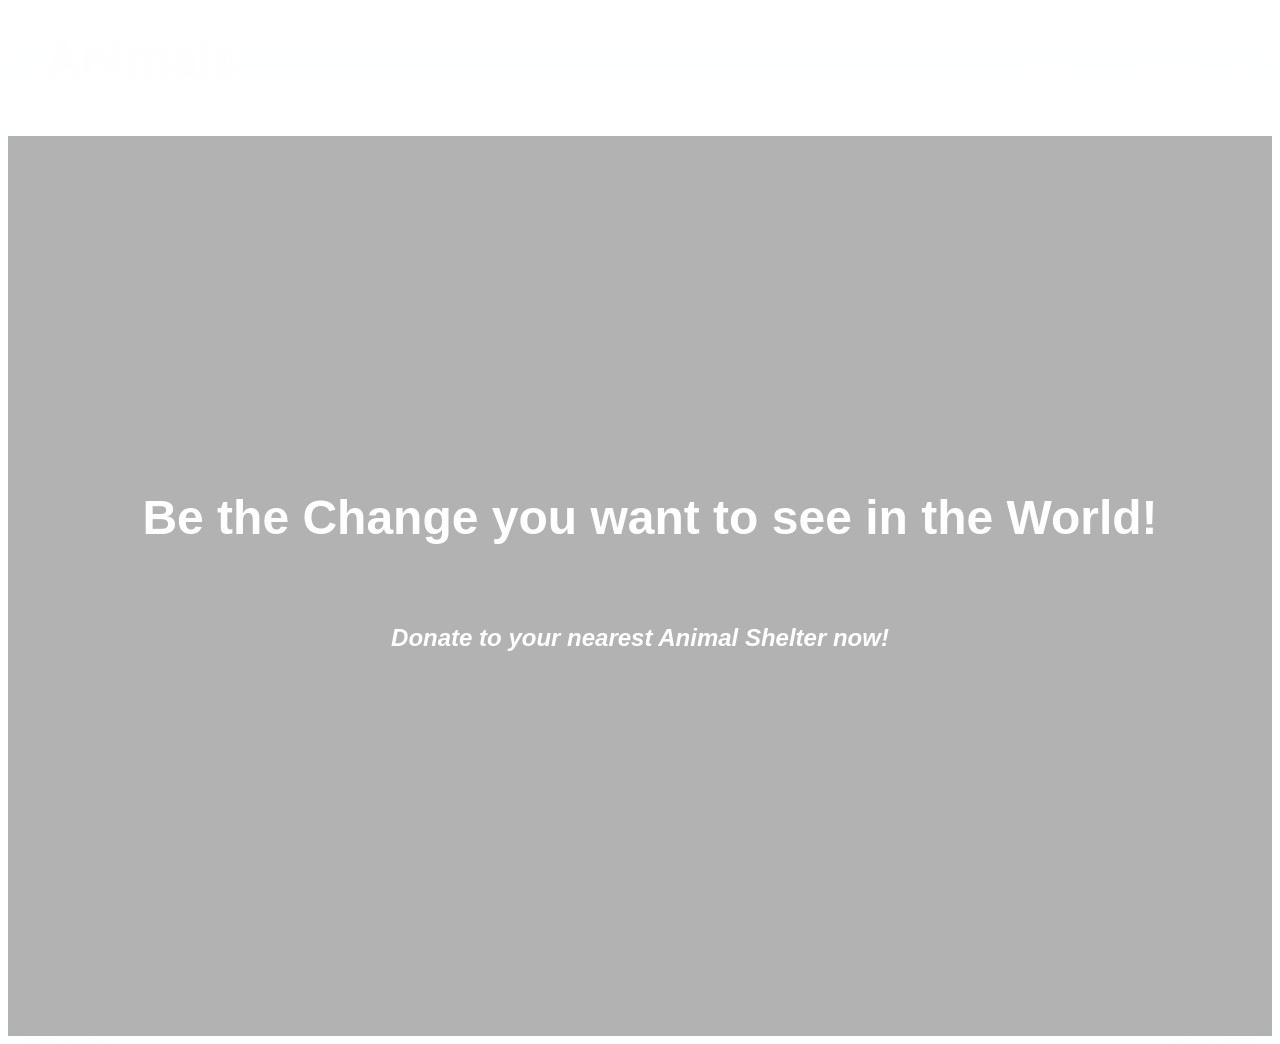
<file: Donation-Page/tsf.html>
<!DOCTYPE html lang = "en">
<html>
    <head>
        <meta charset="utf-8">
        <title>
            Donate to your nearest Animal Shelter!
        </title>
        <link rel="stylesheet" href="tsf.css">
    </head>
    <body>
        <head>
        <nav id="nav">
            <h1 class="headText">Animals</h1>
            <ul class="navlinks">
                <li><a class="links" href="tsf.html">Home</a></li>
                <li><a class="links" href="https://razorpay.com/payment-button/pl_Hma6dZE9KbQiWP/view/?utm_source=payment_button&utm_medium=button&utm_campaign=payment_button">Donate</a></li>
            </ul>
        </nav>
    </head>
        <div id = "donationpage">
            <div class = "form">
                <h1 class="heading">Be the Change you want to see in the World!</h1>
                <div class = "description">
                    <h2>
                        <strong>
                            <i>
                                Donate to your nearest Animal Shelter now!
                            </i>
                        </strong>
                    </h2>
                </div>
                <form>
                    <script src="https://checkout.razorpay.com/v1/payment-button.js" data-payment_button_id="pl_Hma6dZE9KbQiWP" async>
                    </script>
                </form>
            </div>
        </div>
    </body>
</html>
</file>
<file: Donation-Page/tsf.css>
* {
    font-family: 'Arial', sans-serif;
}

body {
    position: relative;
    background-image: url("https://hips.hearstapps.com/countryliving.cdnds.net/17/47/1511194376-cavachon-puppy-christmas.jpg");
    background-repeat: no-repeat;
    background-attachment: scroll;
    background-size: cover;
    overflow-x: hidden;
}

.headText {
    font-family: "Lucida Handwriting", "Arial", "Garamond";
    margin-left: 1rem;
    margin-top: 0rem;
    color: #FEFEFE;
    position: absolute;
    left: 20px;
    font-weight: 1000;
    color: #FEFEFE;
    font-size: 50px;
}

.navlinks {
    display: flex;
    align-items: center;
    justify-content: space-evenly;
    margin-top: 2rem;
    list-style: none;
    height: 10%;
    width: 25%;
    margin-left: auto;
    cursor: pointer;
}

.navlinks li {
    width: 10%;
    height: 10%;
    display: flex;
    align-items: center;
    justify-content: center;
    color: white;
}

.navlinks li:hover {
   text-decoration-line: underline ;
   background-color: #BDA576;
   line-height: 15px;
}

.links {
    text-decoration: none ;
    font-size: 1rem;
    color: white;
}*/


form {
    opacity: 0;
    display: flex;
    flex-direction: column;
    align-items: center;
}

.heading {
    width: 100%;
    color: white;
    text-align: center;
    font-size: 3rem;
    transform: translate(10px, -50%);
    transition: 1000ms linear
}


h2 {
    text-align: center;
    color: white ;
    font-size: 1.5rem;
}

.form {
    opacity: 1;
    height: 100vh;
    width: 100%;
    background-color: rgba(0, 0, 0, 0.3);
    box-shadow: 0 2rem 5rem 0 rgba(252, 262, 270, 0.5);
    display: flex;
    flex-direction: column;
    align-items: center;
    justify-content: center;
    z-index: 10;
    /*transform: translate(10px, -2%);*/
    transition: 1000ms ease-in
}

.form:hover {
  background-color: rgba(25, 25, 25, 0.4);
}
</file>
